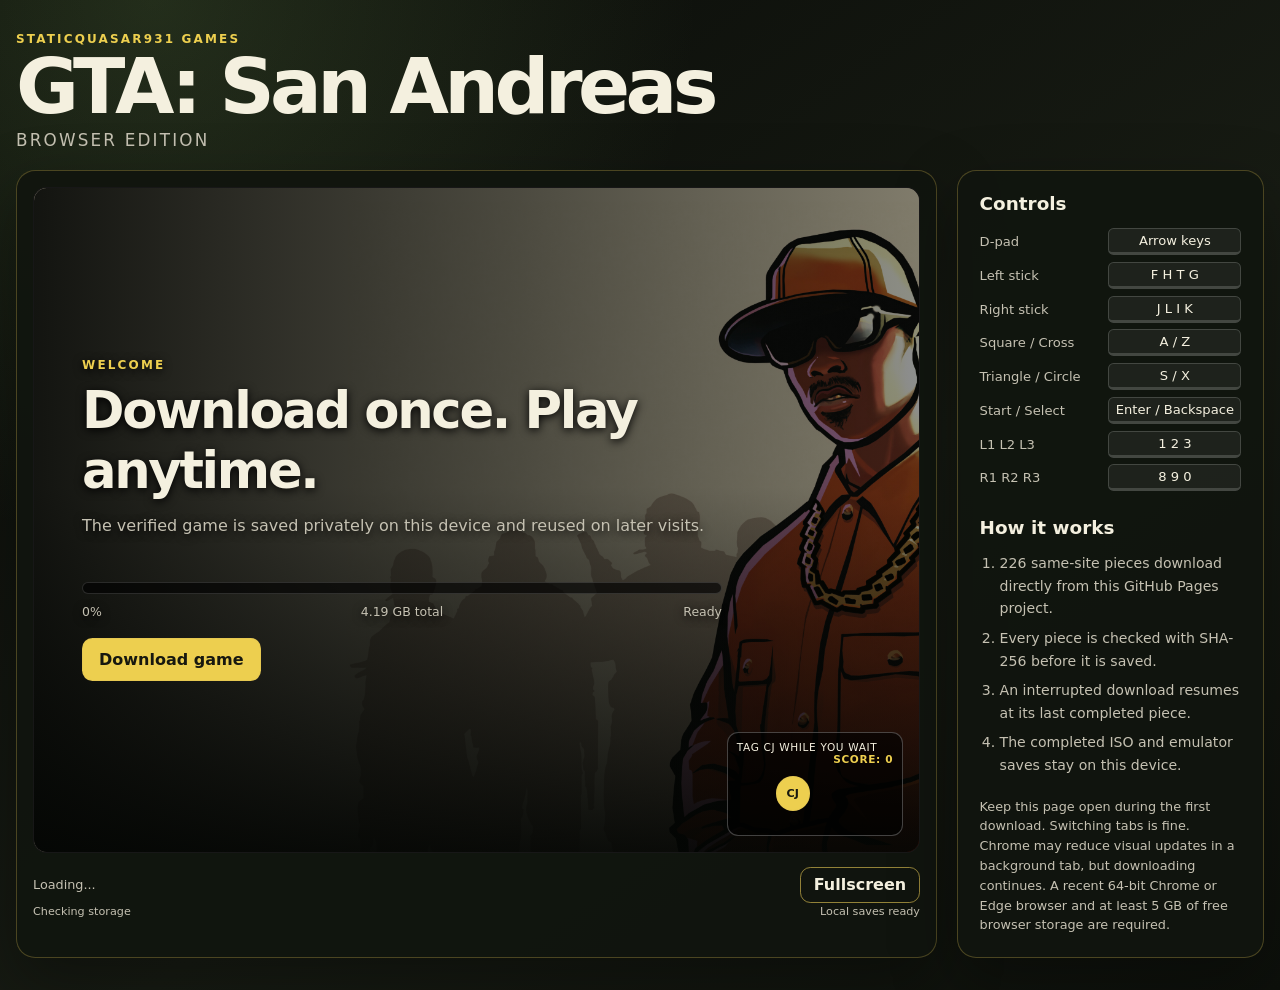
<file: index.html>
<!doctype html>
<html lang="en">
<head>
  <meta charset="utf-8">
  <meta name="viewport" content="width=device-width, initial-scale=1, viewport-fit=cover">
  <meta name="theme-color" content="#0d100b">
  <meta name="description" content="Play GTA: San Andreas in a browser with a verified, locally cached disc image.">
  <title>GTA: San Andreas Browser Edition</title>
  <link rel="stylesheet" href="main.css?v=32">
  <link rel="stylesheet" href="app.css?v=32">
  <script>
    (async function () {
      if (!("serviceWorker" in navigator)) return;
      try {
        const registration = await navigator.serviceWorker.register("./coi-serviceworker.js?v=32");
        await registration.update();
        await navigator.serviceWorker.ready;
        if (sessionStorage.getItem("coi-loader-version") !== "32") {
          sessionStorage.setItem("coi-loader-version", "32");
          location.reload();
          return;
        }
        if (!navigator.serviceWorker.controller && !sessionStorage.getItem("coi-v30-reload")) {
          sessionStorage.setItem("coi-v30-reload", "1");
          location.reload();
          return;
        }
        if (!crossOriginIsolated && navigator.serviceWorker.controller && !sessionStorage.getItem("coi-v30-isolation")) {
          sessionStorage.setItem("coi-v30-isolation", "1");
          location.reload();
        }
      } catch (error) { window.__coiError = error; }
    })();
  </script>
</head>
<body>
  <header class="site-header">
    <p class="eyebrow">StaticQuasar931 Games</p>
    <h1>GTA: San Andreas</h1>
    <p class="subtitle">Browser edition</p>
  </header>

  <main class="layout">
    <section class="player-card" aria-label="GTA San Andreas player">
      <div class="screen-frame">
        <canvas id="outputCanvas" width="640" height="480" tabindex="0" aria-label="Game display"></canvas>
        <div id="loading-overlay" class="loading-overlay">
          <img id="loading-artwork" class="loading-artwork" alt="GTA San Andreas artwork">
          <div class="art-shade"></div>
          <div class="loading-panel">
            <p id="stage-label" class="stage-label">Welcome</p>
            <h2 id="status-heading">Download once. Play anytime.</h2>
            <p id="status-detail">The verified game is saved privately on this device and reused on later visits.</p>
            <div class="progress-track" aria-hidden="true"><div id="progress-bar" class="progress-bar"></div></div>
            <div class="progress-meta">
              <span id="progress-text">0%</span>
              <span id="size-text">4.19 GB total</span>
              <span id="eta-text">Ready</span>
            </div>
            <button id="primary-button" type="button">Download game</button>
            <button id="retry-button" class="secondary" type="button" hidden>Try again</button>
            <button id="copy-error-button" class="secondary" type="button" hidden>Copy diagnostics</button>
          </div>
          <div class="loader-game" aria-label="Loading screen mini game">
            <span>Tag CJ while you wait</span>
            <strong>Score: <span id="loader-score">0</span></strong>
            <button id="loader-target" type="button" aria-label="Tag CJ">CJ</button>
          </div>
        </div>
      </div>

      <div class="runtime-row">
        <div id="root"><span>Initializing emulator...</span></div>
        <button id="fullscreen-button" class="secondary small" type="button">Fullscreen</button>
      </div>
      <div class="status-row">
        <span id="storage-status">Checking storage</span>
        <span id="save-status">Local saves ready</span>
      </div>
    </section>

    <aside class="info-card">
      <h2>Controls</h2>
      <div class="controls-grid">
        <span>D-pad</span><kbd>Arrow keys</kbd>
        <span>Left stick</span><kbd>F H T G</kbd>
        <span>Right stick</span><kbd>J L I K</kbd>
        <span>Square / Cross</span><kbd>A / Z</kbd>
        <span>Triangle / Circle</span><kbd>S / X</kbd>
        <span>Start / Select</span><kbd>Enter / Backspace</kbd>
        <span>L1 L2 L3</span><kbd>1 2 3</kbd>
        <span>R1 R2 R3</span><kbd>8 9 0</kbd>
      </div>

      <h2>How it works</h2>
      <ol>
        <li>226 same-site pieces download directly from this GitHub Pages project.</li>
        <li>Every piece is checked with SHA-256 before it is saved.</li>
        <li>An interrupted download resumes at its last completed piece.</li>
        <li>The completed ISO and emulator saves stay on this device.</li>
      </ol>
      <p class="fine-print">Keep this page open during the first download. Switching tabs is fine. Chrome may reduce visual updates in a background tab, but downloading continues. A recent 64-bit Chrome or Edge browser and at least 5 GB of free browser storage are required.</p>
    </aside>
  </main>

  <noscript>This player requires JavaScript.</noscript>
  <script src="main.js?v=32"></script>
  <script src="app.js?v=32"></script>
</body>
</html>
</file>
<file: main.css>
body{-webkit-font-smoothing:antialiased;-moz-osx-font-smoothing:grayscale;font-family:-apple-system,BlinkMacSystemFont,Segoe UI,Roboto,Oxygen,Ubuntu,Cantarell,Fira Sans,Droid Sans,Helvetica Neue,sans-serif;margin:0}code{font-family:source-code-pro,Menlo,Monaco,Consolas,Courier New,monospace}.App{text-align:center}.App-logo{height:40vmin;pointer-events:none}@media (prefers-reduced-motion:no-preference){.App-logo{animation:App-logo-spin 20s linear infinite}}.App-header{align-items:center;background-color:#282c34;color:#fff;display:flex;flex-direction:column;font-size:calc(10px + 2vmin);justify-content:center;min-height:100vh}.App-link{color:#61dafb}@keyframes App-logo-spin{0%{transform:rotate(0deg)}to{transform:rotate(1turn)}}span.version{bottom:0;color:#a9a9a9;font-size:smaller;left:0;position:absolute}span.stats{float:right}canvas{aspect-ratio:4/3;width:100%}.global-row{display:flex}.global-column{flex:50% 1;margin:20px}.controls-row{display:flex}.controls-column{flex:50% 1}table,td,th{border:1px solid #000;border-collapse:collapse}
</file>
<file: app.css>
:root {
  color-scheme: dark;
  --ink: #f4f0df;
  --muted: #c5c1b2;
  --gold: #edcf4f;
  --green: #79a954;
  --panel: rgba(17, 21, 15, 0.96);
  --line: rgba(226, 198, 83, 0.28);
  --error: #ff9b8e;
}
* { box-sizing: border-box; }
body { min-height: 100vh; margin: 0; color: var(--ink); background: radial-gradient(circle at 12% 0%, rgba(124,163,91,.22), transparent 34rem), linear-gradient(145deg,#090b08,#171b13 58%,#0d100b); font-family: Inter,ui-sans-serif,system-ui,-apple-system,BlinkMacSystemFont,"Segoe UI",sans-serif; }
.site-header,.layout { width:min(1480px,calc(100% - 2rem)); margin-inline:auto; }
.site-header { padding:2rem 0 1.25rem; }
.eyebrow { margin:0 0 .35rem; color:var(--gold); font-size:.75rem; font-weight:900; letter-spacing:.18em; text-transform:uppercase; }
h1 { margin:0; font-size:clamp(2.4rem,6vw,5rem); line-height:.9; letter-spacing:-.06em; }
.subtitle { margin:.6rem 0 0; color:var(--muted); font-size:1.05rem; text-transform:uppercase; letter-spacing:.13em; }
.layout { display:grid; grid-template-columns:minmax(0,1.5fr) minmax(18rem,.5fr); gap:1.25rem; padding-bottom:2rem; }
.player-card,.info-card { min-width:0; padding:1rem; border:1px solid var(--line); border-radius:1.2rem; background:var(--panel); box-shadow:0 1.5rem 4rem rgba(0,0,0,.34); }
.screen-frame { position:relative; overflow:hidden; border:1px solid rgba(255,255,255,.09); border-radius:.85rem; background:#000; aspect-ratio:4/3; }
canvas { display:block; width:100%; height:100%; aspect-ratio:4/3; outline:none; object-fit:contain; background:#000; }
.loading-overlay { position:absolute; inset:0; overflow:hidden; display:grid; place-items:center; padding:clamp(1rem,4vw,3rem); transition:opacity 180ms ease,visibility 180ms ease; }
.loading-overlay.hidden { opacity:0; visibility:hidden; pointer-events:none; }
.loading-artwork,.art-shade { position:absolute; inset:0; width:100%; height:100%; }
.loading-artwork { object-fit:cover; filter:saturate(.9) contrast(1.04); }
.art-shade { background:linear-gradient(90deg,rgba(3,5,3,.93) 0%,rgba(3,5,3,.68) 55%,rgba(3,5,3,.45)),linear-gradient(0deg,rgba(3,5,3,.9),transparent 55%); }
.loading-panel { position:relative; z-index:2; width:min(40rem,88%); margin-right:auto; text-align:left; text-shadow:0 2px 10px #000; }
.stage-label { margin:0 0 .5rem; color:var(--gold); font-size:.75rem; font-weight:900; letter-spacing:.18em; text-transform:uppercase; }
.loading-panel h2 { margin:0; font-size:clamp(1.55rem,5vw,3.2rem); letter-spacing:-.045em; }
#status-detail { min-height:3rem; margin:.85rem 0 1.25rem; color:var(--muted); line-height:1.5; }
.progress-track { height:.72rem; overflow:hidden; border:1px solid rgba(255,255,255,.14); border-radius:999px; background:rgba(0,0,0,.64); }
.progress-bar { width:0; height:100%; border-radius:inherit; background:linear-gradient(90deg,var(--green),var(--gold)); transition:width 150ms linear; }
.progress-meta { display:grid; grid-template-columns:1fr 1fr 1fr; gap:.6rem; margin:.65rem 0 1.2rem; color:var(--muted); font-size:.78rem; }
.progress-meta span:first-child { text-align:left; }.progress-meta span:nth-child(2){text-align:center}.progress-meta span:last-child{text-align:right}
button,#root input[type="file"]::file-selector-button { min-height:2.7rem; padding:.68rem 1rem; border:1px solid rgba(226,198,83,.62); border-radius:.65rem; color:#17180f; background:var(--gold); font:inherit; font-weight:900; cursor:pointer; }
button:hover { filter:brightness(1.08); } button:disabled { opacity:.6; cursor:wait; } button.secondary { color:var(--ink); background:transparent; } button.small { min-height:2.25rem; padding:.45rem .8rem; }
#retry-button { margin-left:.45rem; }.loading-panel.error .stage-label,.loading-panel.error #status-detail{color:var(--error)}
.loader-game { position:absolute; z-index:3; right:1rem; bottom:1rem; width:11rem; height:6.5rem; padding:.55rem; border:1px solid rgba(255,255,255,.25); border-radius:.7rem; background:rgba(0,0,0,.62); font-size:.66rem; text-transform:uppercase; letter-spacing:.06em; }
.loader-game strong { float:right; color:var(--gold); }.loader-game button { position:absolute; min-width:2.15rem; min-height:2.15rem; padding:.2rem; border-radius:50%; font-size:.7rem; transition:none; }
.runtime-row { display:flex; align-items:center; justify-content:space-between; gap:.8rem; min-height:3.25rem; padding-top:.8rem; }
#root { min-width:0; color:var(--muted); font-size:.8rem; } #root input[type="file"]{display:none} span.stats{float:none;color:var(--ink)} span.version{position:static;margin-left:.7rem;color:var(--muted)}
.status-row { display:flex; flex-wrap:wrap; justify-content:space-between; gap:.4rem 1rem; color:var(--muted); font-size:.7rem; }
.info-card { padding:1.35rem; }.info-card h2{margin:0 0 .9rem;font-size:1.15rem}.info-card h2:not(:first-child){margin-top:1.6rem}
.controls-grid{display:grid;grid-template-columns:minmax(7rem,1fr) minmax(8rem,auto);gap:.42rem .75rem;align-items:center;color:var(--muted);font-size:.82rem}kbd{padding:.25rem .4rem;border:1px solid rgba(255,255,255,.17);border-bottom-width:3px;border-radius:.35rem;color:var(--ink);background:rgba(255,255,255,.06);font-family:inherit;text-align:center}
.info-card ol{padding-left:1.25rem;color:var(--muted);line-height:1.6;font-size:.88rem}.info-card li+li{margin-top:.45rem}.fine-print{margin:1.25rem 0 0;color:var(--muted);font-size:.8rem;line-height:1.55}
.player-card:fullscreen { width:100vw; height:100vh; padding:0; border:0; border-radius:0; background:#000; }
.player-card:fullscreen .screen-frame { width:100vw; height:100vh; border:0; border-radius:0; aspect-ratio:auto; }
.player-card:fullscreen canvas { width:100vw; height:100vh; }
.player-card:fullscreen .runtime-row,.player-card:fullscreen .status-row { position:fixed; z-index:10; right:.75rem; bottom:.75rem; padding:0; min-height:0; }
.player-card:fullscreen .runtime-row #root,.player-card:fullscreen .status-row { display:none; }
@media(max-width:900px){.layout{grid-template-columns:1fr}}
@media(max-width:600px){.site-header,.layout{width:min(100% - 1rem,1480px)}.site-header{padding-top:1.25rem}.progress-meta{grid-template-columns:1fr 1fr}.progress-meta span:nth-child(2){text-align:right}.progress-meta span:last-child{display:none}.controls-grid{grid-template-columns:1fr}.controls-grid kbd{margin-bottom:.3rem}.loader-game{display:none}.loading-panel{width:100%}}
@media(prefers-reduced-motion:reduce){.loading-overlay,.progress-bar{transition:none}}
</file>
